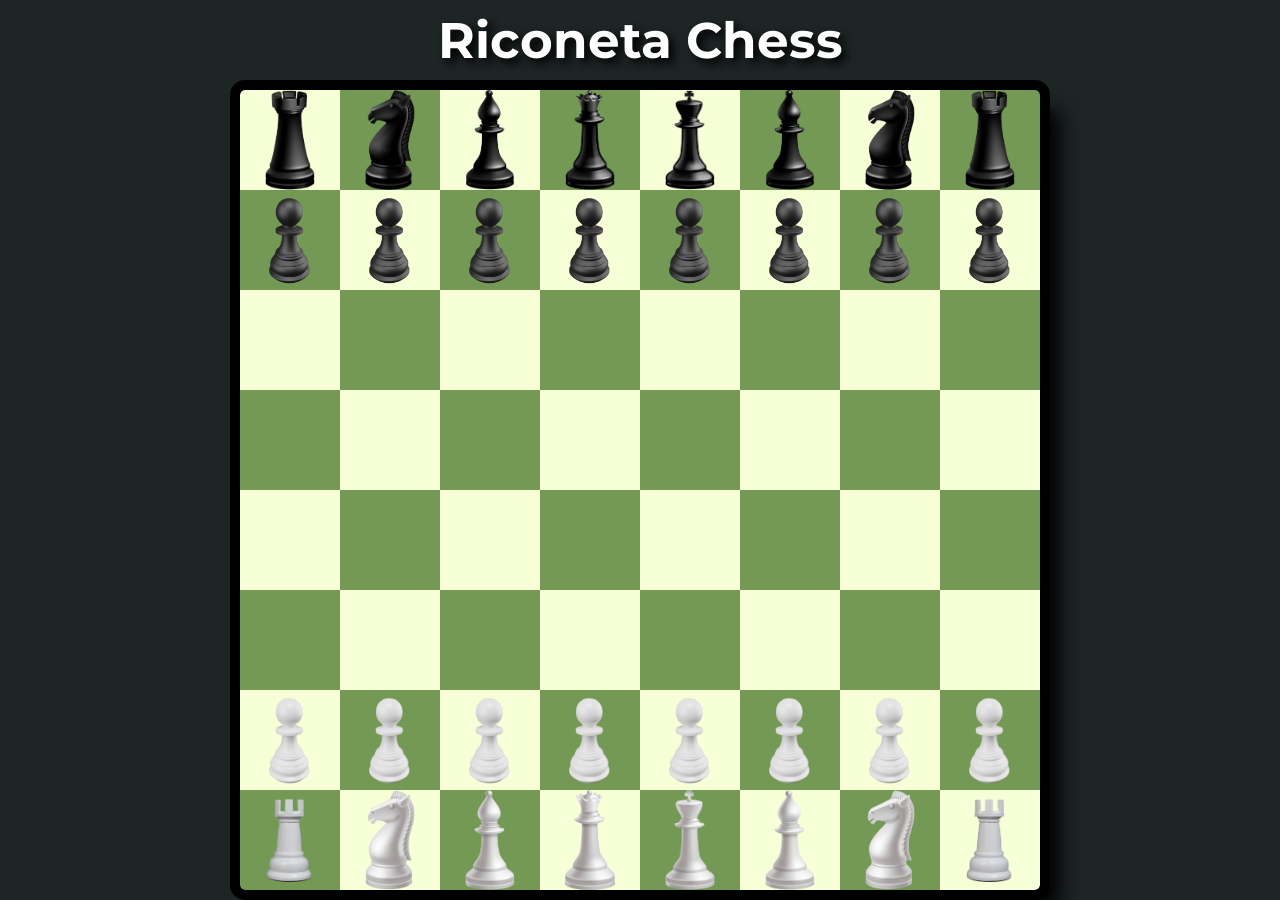
<file: index.html>
<!DOCTYPE html>
<html lang="en">
<head>
    <meta charset="UTF-8">
    <meta name="viewport" content="width=device-width, initial-scale=1.0">
    <link rel="stylesheet" type="text/css" href="styles.css" />
    <title>Jedrez</title>
    <style>
        @import url('https://fonts.googleapis.com/css2?family=Montserrat:ital,wght@0,100..900;1,100..900&display=swap');
        </style>
</head>
<body>
    <h1 id="title"  style="-moz-user-select: none; -webkit-user-select: none; -ms-user-select:none; user-select:none;-o-user-select:none;" 
    unselectable="on"
    onselectstart="return false;" 
    onmousedown="return false;">Riconeta Chess</h1>
    <canvas id="canvas1"></canvas>
    <img src="assets/blackPawn.webp" id="blackPawn" />
    <img src="assets/whitePawn.webp" id="whitePawn" />
    <img src="assets/whiteKing.png" id="whiteKing" />
    <img src="assets/blackKing.png" id="blackKing" />
    <img src="assets/blackQueen.png" id="blackQueen" />
    <img src="assets/whiteQueen.png" id="whiteQueen" />
    <img src="assets/whiteRook.avif" id="whiteRook" />
    <img src="assets/blackRook.png" id="blackRook" />
    <img src="assets/blackBishop.png" id="blackBishop" />
    <img src="assets/whiteBishop.png" id="whiteBishop" />
    <img src="assets/blackKnight.png" id="blackKnight" />
    <img src="assets/whiteKnight.png" id="whiteKnight" />






    <script src="main.js" type="module"></script>
</body>
</html>
</file>
<file: styles.css>
* {
    margin: 0;
    padding: 0;
    background-color: rgb(30, 37, 37);
  }
  #title {
    position: relative;
    text-align: center;
    top: 10px;
    font-size: 50px;
    color: white;
    text-shadow: 5px 5px 10px black;
    font-family: "Montserrat";
  }
  #canvas1 {
    position: absolute;
    top: 50%;
    left: 50%;
    
    transform: translate(-50%, -45%);
    outline: 10px solid black;
    border-radius: 5px;

    box-shadow: 20px 20px 20px  black;
  }
  #blackPawn,#whitePawn,#blackKing,#whiteKing,#whiteQueen,#blackQueen,#blackRook,#whiteRook,#blackBishop,#whiteBishop,#whiteKnight,#blackKnight {
    display: none;
  }
</file>
